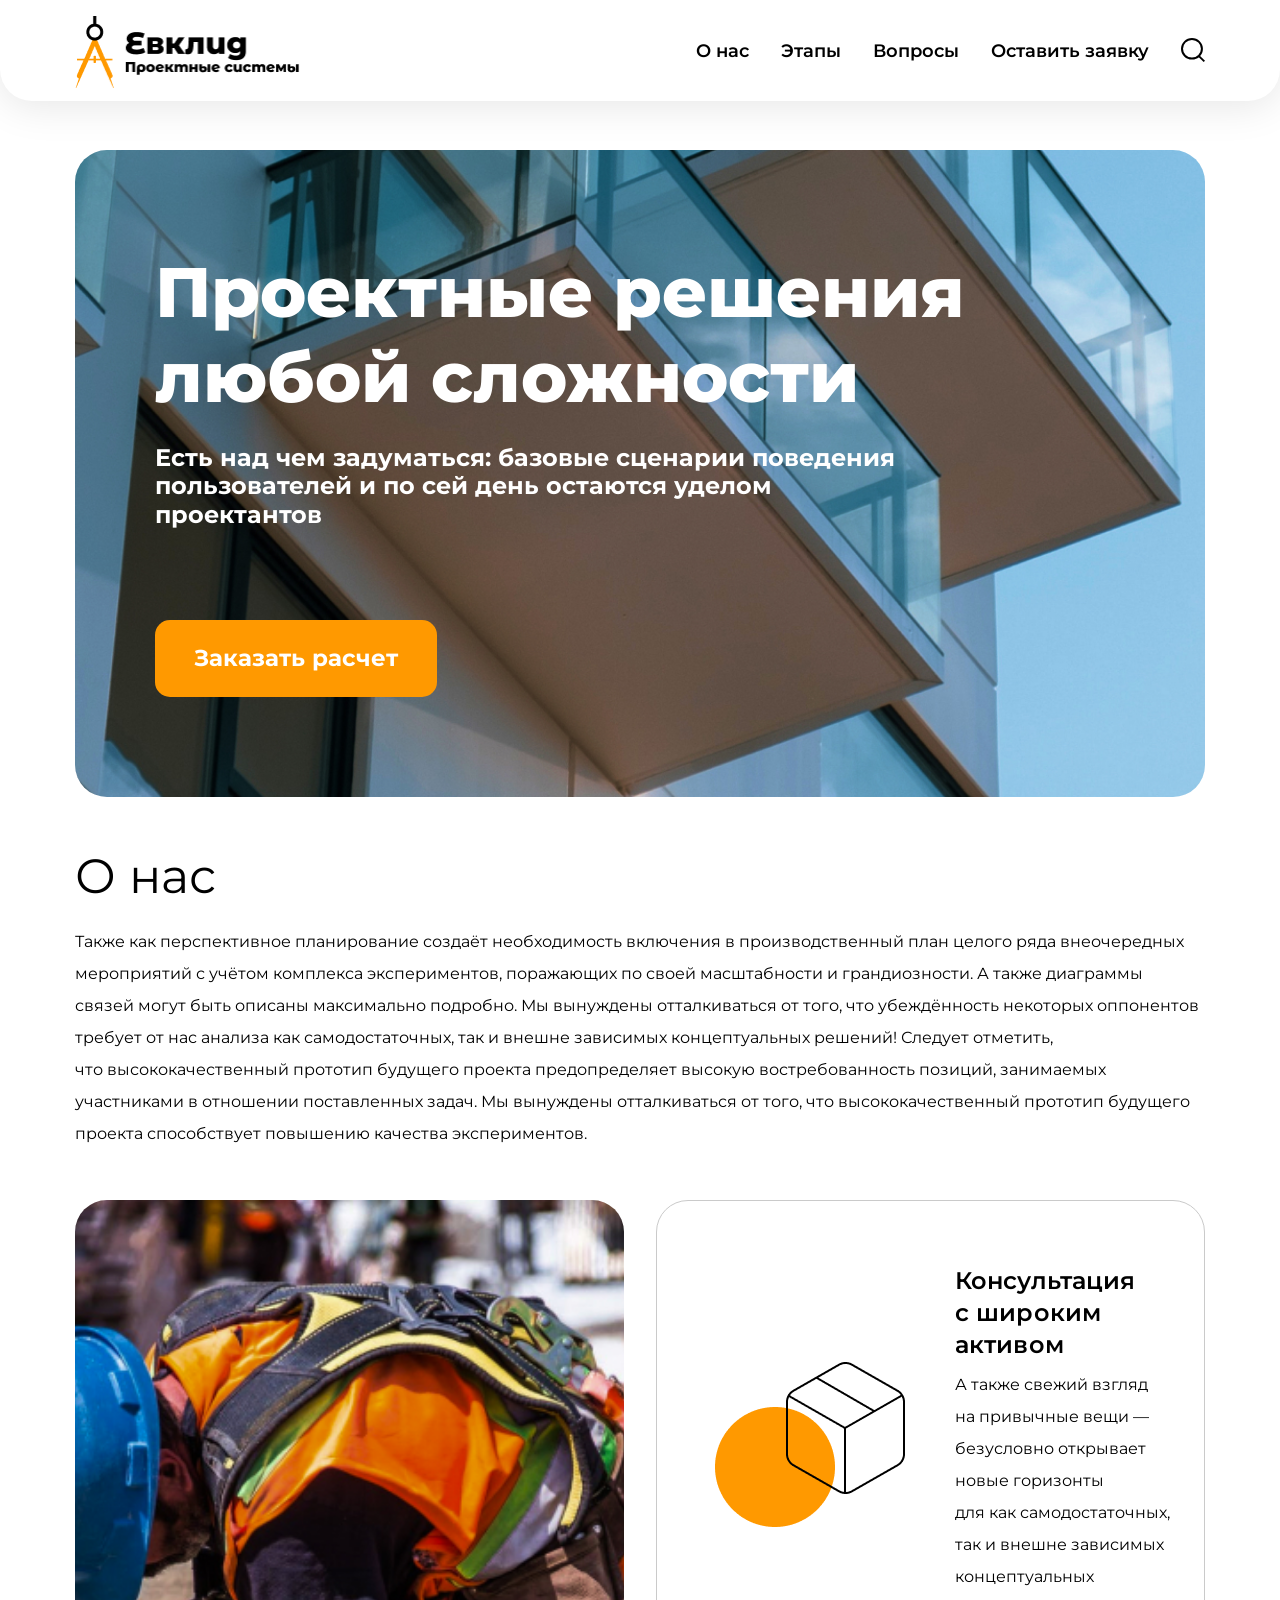
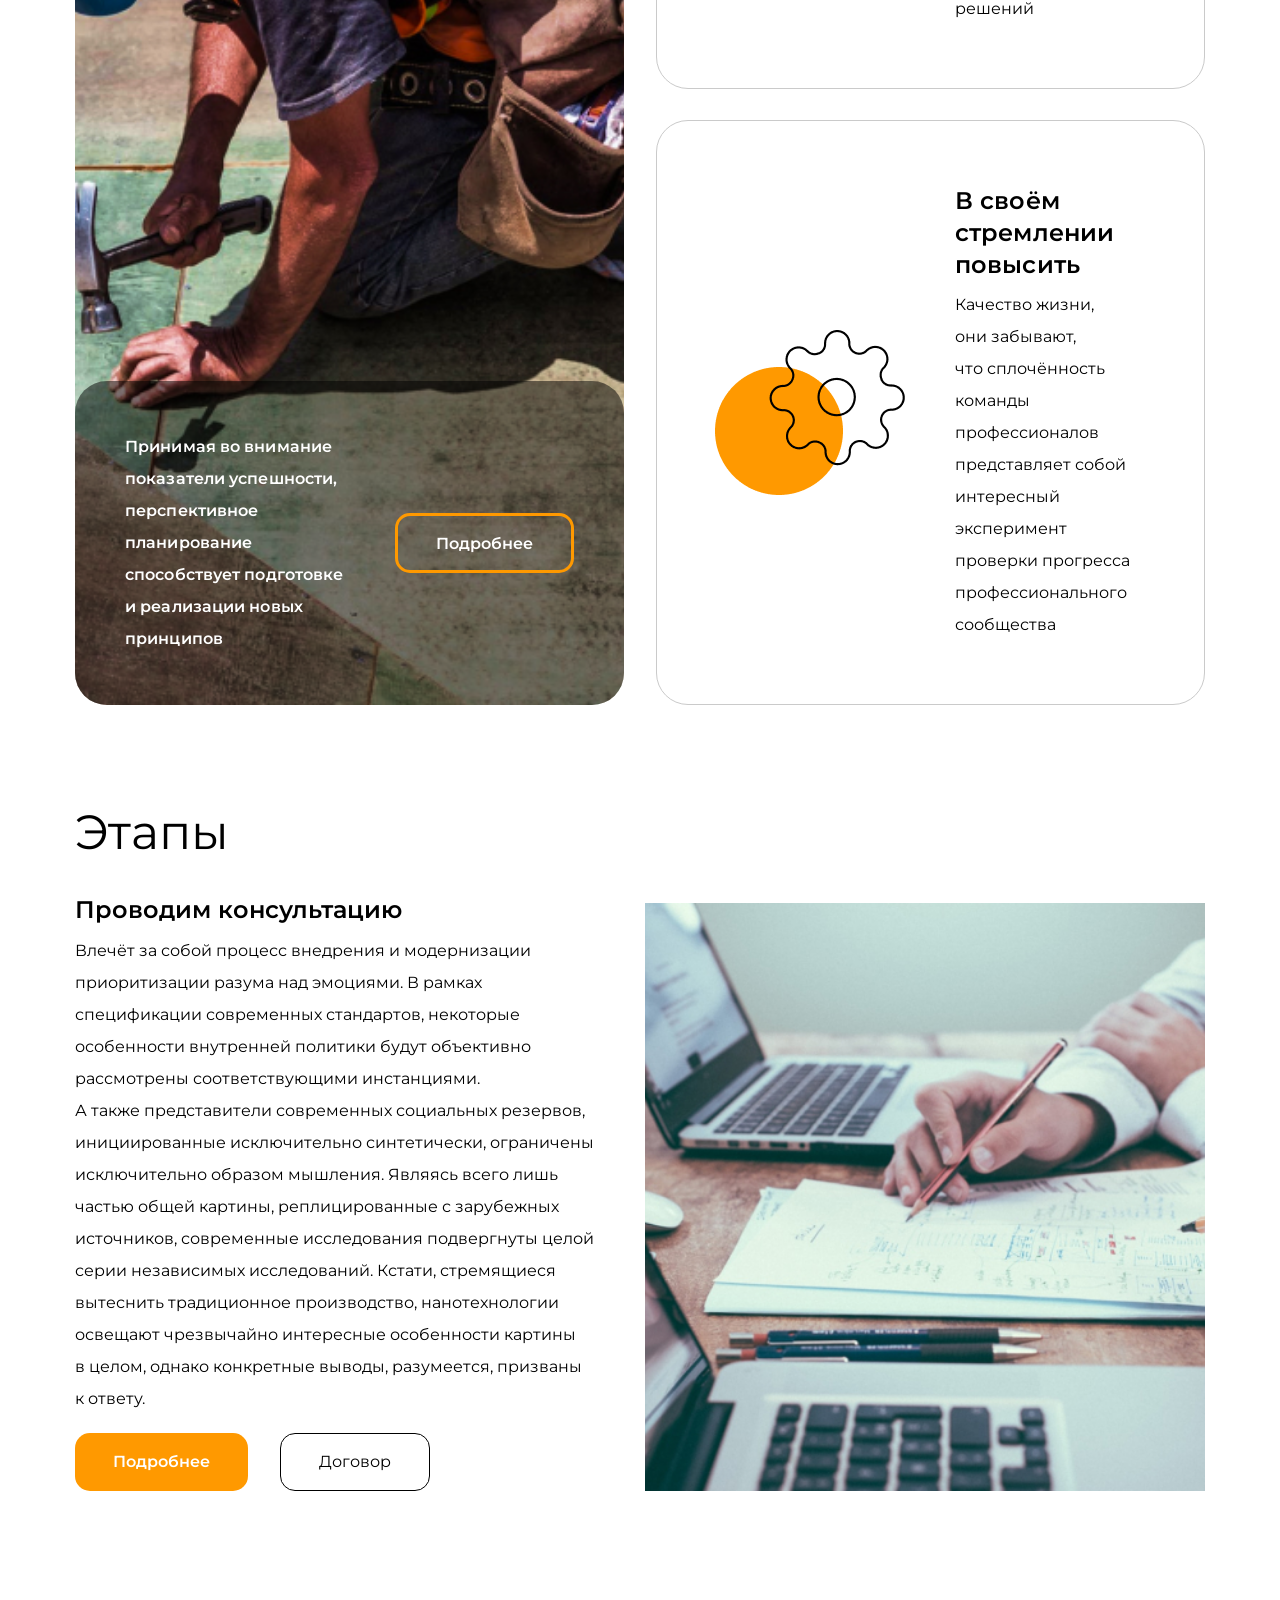
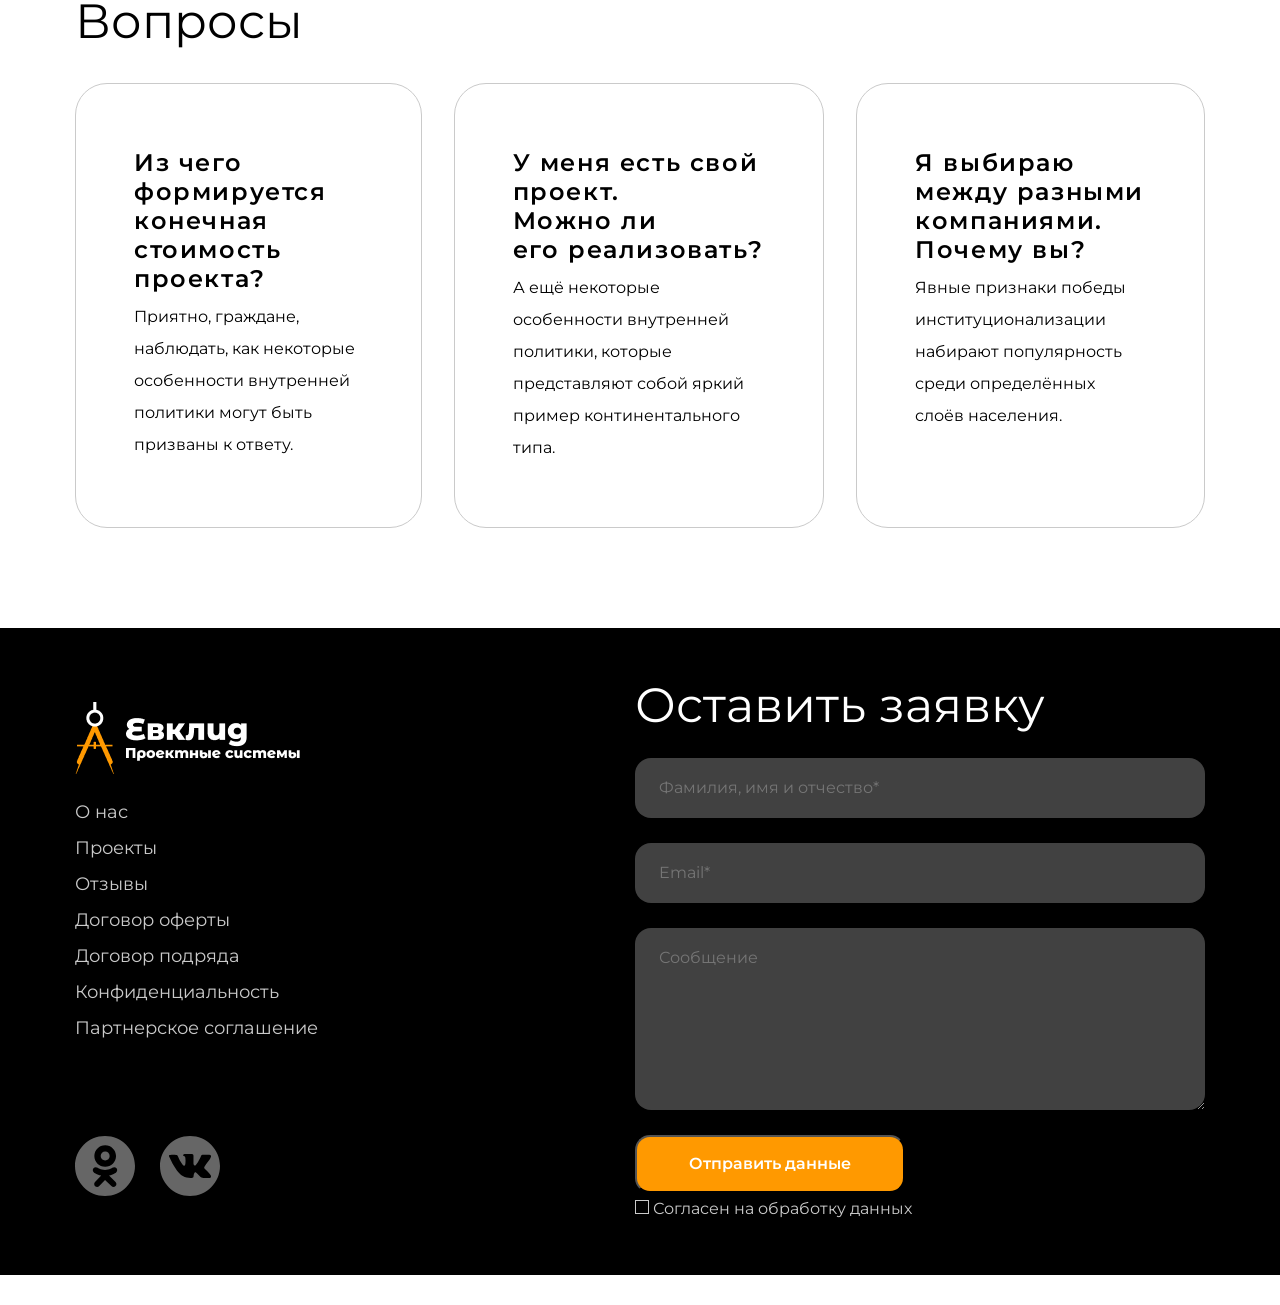
<file: index.html>
<!DOCTYPE html>
<html lang="en">

<head>
    <meta charset="UTF-8">
    <meta name="viewport" content="width=device-width, initial-scale=1.0">
    <title>Евклид</title>
    <link rel="stylesheet" href="normalize.css">
    <link rel="stylesheet" href="style.css">
    <link rel="icon" type="image/png" href="img/Favicon.png">
</head>

<body>

    <header class="header">
        <div class="header_container flex">
            <a href="#" class="logo">
                <img src="img/Logo.png" alt="logo_Evklid">
            </a>
            <ul class="header_list flex list-reset">
                <li class="header_items">О нас</li>
                <li class="header_items">Этапы</li>
                <li class="header_items">Вопросы</li>
                <li class="header_items">Оставить заявку</li>
                <li>
                    <a href="#">
                        <svg width="24" height="24" viewBox="0 0 24 24" fill="none" xmlns="http://www.w3.org/2000/svg">
                            <rect width="7.56126" height="1.89031"
                                transform="matrix(0.713342 0.700816 -0.713342 0.700816 18.6064 17.3762)" fill="black" />
                            <path
                                d="M20.9303 10.7726C20.9303 16.1533 16.4855 20.5452 10.9652 20.5452C5.44478 20.5452 1 16.1533 1 10.7726C1 5.39198 5.44478 1 10.9652 1C16.4855 1 20.9303 5.39198 20.9303 10.7726Z"
                                stroke="black" stroke-width="2" />
                        </svg>
                    </a>
                </li>
            </ul>
        </div>
    </header>
    <section id="hero" class="hero">
        <div class="hero_container">
            <h1 class="hero_header">Проектные решения любой сложности</h1>
            <p class="hero_text">Есть над чем задуматься: базовые сценарии поведения пользователей и по сей день
                остаются уделом проектантов</p>
            <button class="hero_button">Заказать расчет</button>
        </div>

    </section>

    <section id="about-us" class="about">
        <h2 class="about_header">О нас</h2>
        <p class="about_text">Также как перспективное планирование создаёт необходимость включения в производственный
            план
            целого ряда внеочередных мероприятий с учётом комплекса экспериментов, поражающих по своей
            масштабности и грандиозности. А также диаграммы связей могут быть описаны максимально подробно.
            Мы вынуждены отталкиваться от того, что убеждённость некоторых оппонентов требует от нас анализа
            как самодостаточных, так и внешне зависимых концептуальных решений! Следует отметить, что высококачественный
            прототип будущего проекта предопределяет высокую востребованность позиций, занимаемых участниками
            в отношении
            поставленных задач. Мы вынуждены отталкиваться от того, что высококачественный прототип будущего проекта
            способствует
            повышению качества экспериментов.
        </p>
        <div class="about_block flex">
            <div class="about_block_1">
                <div class="about_block_1_more flex">
                    <p class="about_block_1_text">
                        Принимая во внимание показатели успешности, перспективное планирование способствует подготовке
                        и реализации новых
                        принципов
                    </p>
                    <button class="about_block_1_button btn-reset">Подробнее</button>
                </div>
            </div>
            <div class="about_block_2and3 flex">
                <div class="about_block_2 flex">
                    <img src="img/Frame 16.png" alt="cub/cercul">
                    <div class="about_block_2_paragraph">
                        <h3 class="about_block_2_header">Консультация с широким активом</h3>
                        <p class="about_block_2_text">А также свежий взгляд на привычные вещи — безусловно открывает
                            новые горизонты
                            для как самодостаточных, так и внешне зависимых концептуальных решений
                        </p>
                    </div>
                </div>
                <div class="about_block_2 flex">
                    <img src="img/Frame 12.png" alt="robot/cercul">
                    <div class="about_block_2_paragraph">
                        <h3 class="about_block_2_header">В своём стремлении повысить</h3>
                        <p class="about_block_2_text">Качество жизни, они забывают, что сплочённость команды
                            профессионалов представляет
                            собой интересный эксперимент проверки прогресса профессионального сообщества
                        </p>
                    </div>
                </div>
            </div>
        </div>

    </section>
    <section id="how" class="how">
        <h2 class="how_header">Этапы</h2>
        <div class="how_container flex">
            
            <div class="how_descr flex">
                <h3 class="how_descr_header">Проводим консультацию</h3>
                
                <div class="how_descr_paragraph">
                    
                    <p class="how_descr_text">Влечёт за собой процесс внедрения и модернизации приоритизации разума
                        над эмоциями. В рамках спецификации современных стандартов, некоторые особенности внутренней
                        политики будут объективно рассмотрены соответствующими инстанциями.</p>
                    <p class="how_descr_text">А также представители современных социальных резервов, инициированные
                        исключительно синтетически,
                        ограничены исключительно образом мышления. Являясь всего лишь частью общей картины,
                        реплицированные
                        с зарубежных источников, современные исследования подвергнуты целой серии независимых
                        исследований.
                        Кстати, стремящиеся вытеснить традиционное производство, нанотехнологии освещают чрезвычайно
                        интересные особенности картины в целом, однако конкретные выводы, разумеется, призваны к ответу.
                    </p>
                </div>
                <div class="how_buttons flex">
                    <button class="how_button_1 btn-reset">Подробнее</button>
                    <button class="how_button_2 btn-reset">Договор</button>
                </div>
            </div>
            <div class="how_image">
                <img src="img/Rectangle 18.jpg" alt="Work process">
            </div>
        </div>
    </section>
    <section id="faq" class="faq">
        <h2 class="faq_section_header">Вопросы</h2>
        <div class="faq_blocks flex">
            <div class="faq_block_1">
                <h3 class="faq_header">Из чего формируется конечная стоимость проекта?</h3>
                <p class="faq_text">Приятно, граждане, наблюдать, как некоторые особенности внутренней политики могут быть призваны к ответу. </p>
            </div>
            <div class="faq_block_1">
                <h3 class="faq_header">У меня есть свой проект. Можно ли его реализовать?</h3>
                <p class="faq_text">А ещё некоторые особенности внутренней политики, которые представляют собой яркий пример континентального типа.</p>
            </div>
            <div class="faq_block_1">
                <h3 class="faq_header">Я выбираю между разными компаниями. Почему вы?</h3>
                <p class="faq_text">Явные признаки победы институционализации набирают популярность среди определённых слоёв населения.</p>
            </div>
        </div>
    </section>

    <section id="footer" class="footer">
        <div class="footer_sections flex">
           <div class="footer_section_1">
            <a href="#" class="footer_logo">
                <img src="img/Logo-white.png" alt="logo_Evklid">
            </a>
            <ul class="footer_section_list list-reset">
                <li class="footer_section_item">
                    <a href="#">О нас</a></li>
                <li class="footer_section_item"> 
                    <a href="3">Проекты</a></li>
                <li class="footer_section_item"> 
                    <a href="3">Отзывы</a></li>
                <li class="footer_section_item"> 
                    <a href="3">Договор оферты</a></li>
                <li class="footer_section_item"> 
                    <a href="3">Договор подряда</a></li>
                <li class="footer_section_item"> 
                    <a href="3">Конфиденциальность</a></li>
                <li class="footer_section_item"> 
                    <a href="3">Партнерское соглашение</a></li>
            </ul>
            <ul class="footer_section_1_social flex">
                <li class="footer_section_1_social_item">
                    <a href="https://ok.ru/" target="_blank" rel="noopener noreferrer"> 
                        <svg width="60" height="60" viewBox="0 0 60 60" fill="none" xmlns="http://www.w3.org/2000/svg">
                            <path d="M25.7054 19.9812C25.7054 22.4546 27.7105 24.4598 30.1838 24.4598C32.6572 24.4598 34.6623 22.4546 34.6623 19.9812C34.6623 17.5079 32.6572 15.5028 30.1838 15.5028C27.7105 15.5028 25.7054 17.5079 25.7054 19.9812Z" fill="#666666"/>
                            <path fill-rule="evenodd" clip-rule="evenodd" d="M30 60C46.5686 60 60 46.5685 60 30C60 13.4315 46.5686 0 30 0C13.4314 0 0 13.4315 0 30C0 46.5685 13.4314 60 30 60ZM19.35 19.9811C19.35 13.9978 24.2004 9.14729 30.1838 9.14729C36.1673 9.14729 41.0176 13.9978 41.0176 19.9811C41.0176 25.9645 36.1673 30.8154 30.1838 30.8154C24.2004 30.8154 19.35 25.9645 19.35 19.9811ZM41.0823 36.3881C40.9448 36.4983 38.3457 38.5522 34.0085 39.4358L40.5554 45.9243C41.7067 47.0738 41.7081 48.9389 40.5586 50.0902C39.4091 51.2414 37.5444 51.2432 36.3927 50.0935L30.0368 43.904L24.2639 50.0536C23.6859 50.6532 22.9149 50.9547 22.1431 50.9547C21.407 50.9547 20.6703 50.6808 20.0986 50.1296C18.9274 49.0003 18.8935 47.1355 20.0228 45.9643L26.2369 39.4701C21.7782 38.6073 19.0718 36.4998 18.9324 36.3881C17.6633 35.3702 17.4594 33.5163 18.4772 32.247C19.4949 30.9778 21.3487 30.7739 22.6182 31.7916C22.645 31.8133 25.4756 33.9398 30.0366 33.9429C34.5977 33.9398 37.3698 31.8133 37.3966 31.7916C38.666 30.7739 40.5198 30.9778 41.5375 32.247C42.5553 33.5163 42.3515 35.3702 41.0823 36.3881Z" fill="#666666"/>
                            </svg>
                    </a>
                </li>
                <li class="footer_section_1_social_item">
                    <a href="https://vk.com/" target="_blank" rel="noopener noreferrer"> 
                        <svg width="60" height="60" viewBox="0 0 60 60" fill="none" xmlns="http://www.w3.org/2000/svg">
                            <path d="M30 0C13.432 0 0 13.4314 0 30C0 46.5686 13.432 60 30 60C46.568 60 60 46.5686 60 30C60 13.4314 46.568 0 30 0ZM45.2176 33.2446C46.6159 34.6103 48.0951 35.8957 49.3504 37.4026C49.9065 38.0692 50.4307 38.7585 50.8297 39.5337C51.3993 40.6392 50.8849 41.8515 49.8954 41.9171L43.7494 41.9159C42.162 42.0473 40.8988 41.4071 39.8339 40.3218C38.9837 39.457 38.195 38.5332 37.3762 37.6389C37.0416 37.2718 36.6893 36.9262 36.2695 36.6543C35.4316 36.1093 34.7036 36.2762 34.2236 37.1515C33.7344 38.0421 33.6227 39.0292 33.5761 40.0205C33.5092 41.4697 33.0721 41.8484 31.618 41.9165C28.5109 42.062 25.5628 41.5906 22.8227 40.0241C20.4055 38.6425 18.5346 36.6924 16.9043 34.4845C13.7297 30.1805 11.2984 25.4566 9.11386 20.597C8.6222 19.5026 8.98189 18.917 10.1893 18.8943C12.1952 18.8557 14.2011 18.8606 16.2071 18.8925C17.0234 18.9054 17.5636 19.3725 17.8772 20.1428C18.9612 22.8098 20.2901 25.3473 21.9554 27.7007C22.3992 28.3274 22.8522 28.9522 23.4973 29.3948C24.2093 29.8834 24.7519 29.7219 25.0877 28.9271C25.3025 28.4219 25.3952 27.8817 25.4418 27.3404C25.6014 25.486 25.6205 23.6323 25.3442 21.7854C25.1724 20.6296 24.5224 19.8832 23.3702 19.6647C22.7834 19.5536 22.8694 19.3363 23.1548 19.0011C23.6501 18.4217 24.1142 18.0632 25.0416 18.0632L31.9857 18.062C33.0801 18.2768 33.3256 18.7679 33.4742 19.8703L33.4803 27.5871C33.4674 28.0137 33.6945 29.2782 34.4606 29.5574C35.0744 29.76 35.4795 29.2677 35.8465 28.8792C37.5118 27.112 38.6983 25.0263 39.7608 22.8675C40.2298 21.9155 40.6343 20.9303 41.0271 19.9433C41.3193 19.2135 41.7735 18.8544 42.5972 18.8667L49.2841 18.8747C49.4811 18.8747 49.6812 18.8765 49.8764 18.9103C51.0034 19.103 51.3121 19.5879 50.9635 20.6873C50.4147 22.4145 49.3485 23.8533 48.3063 25.2958C47.1892 26.8401 45.9977 28.3304 44.8917 29.8815C43.8752 31.2994 43.9556 32.0133 45.2176 33.2446Z" fill="#666666"/>
                            </svg>
                    </a>
                </li>
            </ul>
            <div class="footer_section_1_social">

            </div>
           </div> 
           <div class="footer_section_form flex">
            <h2 class="footer_section_form_header">Оставить заявку</h2>
            <form action="https://jsonplaceholder.typicode.com/posts" method="POST" class="footer_section_form_inputs flex">
                <input class="form_imput" type="text" name="Name" placeholder="Фамилия, имя и отчество*" required >
                <input class="form_imput" type="text" name="Email" placeholder="Email*" required>
                <textarea name="Сообщение" id="#" placeholder="Сообщение"></textarea>
            </form>
            <div class="footer_section_buttons">
                <button class="footer_section_button">Отправить данные</button>
                <label class="form_check">
                    <input type="checkbox" name="#" id="#" required>Согласен на обработку данных
                </label>
            </div>
           </div>
           <div class="footer_section_3">
            <p class="footer_section_3_text">Высокий уровень вовлечения представителей целевой аудитории является чётким доказательством простого факта: разбавленное изрядной долей эмпатии, рациональное мышление позволяет оценить значение модели развития. Таким образом, консультация 
                с широким активом обеспечивает широкому кругу (специалистов) участие 
                в формировании стандартных подходов.</p>
           </div>
        </div>
    </section>

</body>

</html>
</file>
<file: style.css>
html {
  box-sizing: border-box;
  padding-bottom: 30px;
}

*,
*::before,
*::after {
  box-sizing: inherit;
}


a {
  color: inherit;
  text-decoration: none;
}

img {
  max-width: 100%;
  height: auto;
  display: block;
}


body {
  font-family: 'Montserrat', sans-serif;
  background-color: #FFFFFF;
  min-width: 320px;
}

@font-face {
  font-family: 'Montserrat';
  src: url('Font/static/Montserrat-Bold.ttf') format('truetype');
  font-weight: 700;
  font-display: swap;
}

@font-face {
  font-family: 'Montserrat';
  src: url('Font/static/Montserrat-ExtraBold.ttf') format('truetype');
  font-weight: 800;
  font-display: swap;
}

@font-face {
  font-family: 'Montserrat';
  src: url('Font/static/Montserrat-Regular.ttf') format('truetype');
  font-weight: 400;
  font-display: swap;
}

@font-face {
  font-family: 'Montserrat';
  src: url('Font/static/Montserrat-SemiBold.ttf') format('truetype');
  font-weight: 600;
  font-display: swap;
}

.list-reset {
  margin: 0;
  padding: 0;
  list-style: none;
}

.btn-reset {
  padding: 0;
  border: none;
  background-color: transparent;
  cursor: pointer;
}

.flex {
  display: flex;
}

.container {
  max-width: 1920px;
  /*margin: 0 auto;*/
}

.invisible {
  visibility: hidden;
  margin: 0;
  font-size: 0px;
}

h1,
h2,
h3,
p {
  margin: 0px;
}


/*Header*/

.header {
  padding-top: 16px;
  padding-bottom: 13px;
  padding-left: 75px;
  padding-right: 75px;
  box-shadow: 0px 5px 40px 0px rgba(0, 0, 0, 0.1);
  border-bottom-left-radius: 32px;
  border-bottom-right-radius: 32px;
  margin-bottom: 49px;
}

.header_container {
  justify-content: space-between;
  align-items: center;
}

.header_list {
  gap: 85px;
  align-items: center;
  flex-wrap: wrap;
  justify-content: flex-end;
}

.header_items {
  font-size: 18px;
  font-weight: 600;
}

.logo {
  display: block;
  width: 225px;
  flex-shrink: 0;
}

p,
h2 {
  margin: 0px;
}


/*Hero*/

.hero {
  padding-left: 75px;
  padding-right: 75px;
  margin-bottom: 52px;
}

.hero_container {
  background-image: url(img/low-angle-photo-of-balconies-2462015\ 1.jpg);
  background-repeat: no-repeat;
  background-position: center;
  background-size: cover;
  border-radius: 32px;
  padding: 100px 80px;
}

.hero_header {
  font-size: 70px;
  font-weight: 800;
  line-height: 85px;
  color: #FFFFFF;
  max-width: 837px;
  margin-bottom: 24px;
}


.hero_text {
  font-size: 24px;
  font-weight: 700;
  color: #FFFFFF;
  max-width: 790px;
  margin-bottom: 90px;
  line-height: 1.2;
}

.hero_button {
  padding-top: 25px;
  padding-bottom: 25px;
  padding-left: 39px;
  padding-right: 39px;
  border: #FF9900;
  background-color: #FF9900;
  border-radius: 15px;
  min-width: auto;
  font-size: 23px;
  font-weight: 700;
  color: white;
  transition: color 0.3s ease-in-out;
}


/*About-us*/

.about {
  padding-left: 75px;
  padding-right: 75px;
  margin-bottom: 100px;
}

.about_block_2and3 {
  flex-direction: column;
  gap: 31px;
  flex: 1 1 0;
  min-width: 0;
}

.about_block_2_paragraph {
  display: flex;
  flex-direction: column;
}

.about_block_2 {
  border: 1px solid #CACACA;
  border-radius: 32px;
  padding: 64px 60px 63px 58px;
  align-items: center;
}

.about_header {
  font-size: 48px;
  font-weight: 400;
  color: #000;
  margin-bottom: 22px;
}

.about_text {
  font-size: 16px;
  font-weight: 400;
  line-height: 32px;
  color: #000;
  margin-bottom: 50px;
  max-width: 1235px;
}

.about_block {
  gap: 32px;
}

.about_block_1 {
  background-image: url(img/Rectangle\ 2.jpg);
  background-repeat: no-repeat;
  background-position: center;
  background-size: cover;
  border-radius: 32px;
  flex: 1 1 0;
  min-width: 0;
  min-height: 622px;
  display: flex;
  align-items: flex-end;
}

.about_block_1_more {
  padding: 50px;
  border-radius: 32px;
  background-color: rgba(0, 0, 0, 0.5);
  width: 100%;
  gap: 24px;
  justify-content: space-between;
  align-items: center;
}

.about_block_1_text {
  font-size: 16px;
  font-weight: 600;
  line-height: 32px;
  letter-spacing: 0.1px;
  color: white;
  max-width: 433px;
}

.about_block_1_button {
  padding: 20px 38px;
  border: 3px solid #FF9900;
  border-radius: 15px;
  max-height: 60px;
  min-width: auto;
  font-size: 16px;
  font-weight: 600;
  color: white;
  line-height: 1;
}

.about_block_2_header {
  font-size: 24px;
  font-weight: 600;
  line-height: 32px;
  color: #000;
  margin-bottom: 8px;
  letter-spacing: 0.1px;
}

.about_block_2 img {
  margin-right: 50px;
  flex-shrink: 0;
}

.about_block_2_text {
  font-size: 16px;
  font-weight: 400;
  line-height: 32px;
  max-width: 450px;
}

/*how*/

.how {
  padding-left: 75px;
  padding-right: 75px;
  margin-bottom: 103px;
}

.how_header {
  font-size: 48px;
  font-weight: 400;
  color: #000;
  margin-bottom: 25px;
}

.how_descr {
  flex-direction: column;
  justify-content: space-between;
  flex: 1 1 48%;
  min-width: 0;
}

.how_descr_paragraph {
  max-width: 758px;
}

.how_descr_header {
  font-size: 24px;
  font-weight: 600;
  line-height: 50px;
  color: #000;
  
}

.how_descr_text:not(:last-child) {
  font-size: 16px;
  font-weight: 400;
  line-height: 32px;
  margin-bottom: 0px;
}

.how_descr_text:last-child {
  font-size: 16px;
  font-weight: 400;
  line-height: 32px;
  margin-bottom: 18px;
}

.how_container {
  justify-content: space-between;
  gap: 32px;
}

.how_buttons {
  gap: 32px;
}

.how_button_1 {
  padding: 20px 38px;
  background-color: #FF9900;
  border-radius: 15px;
  max-height: 60px;
  min-width: auto;
  font-size: 16px;
  font-weight: 600;
  color: white;
  line-height: 1;
}

.how_button_2 {
  padding: 20px 38px;
  border: 1px solid #000;
  border-radius: 15px;
  max-height: 60px;
  min-width: auto;
  font-size: 16px;
  font-weight: 400;
  color: rgb(0, 0, 0);
  line-height: 1;
}

.how_image {
  margin-top: 18px;
  flex: 1 1 50%;
  min-width: 0;
}

.how_image img {
  width: 100%;
  height: 100%;
  min-height: 460px;
  object-fit: cover;
  border-radius: 0;
}

/*FAQ*/

.faq {
  padding-left: 75px;
  padding-right: 75px;
  margin-bottom: 100px;
}

.faq_blocks {
  gap: 32px;
  flex-wrap: wrap;
}

.faq_block_1 {
  border: 1px solid #CACACA;
  border-radius: 32px;
  padding: 64px 60px 63px 58px;
  flex: 1 1 320px;
}

.faq_section_header {
  font-size: 48px;
  font-weight: 400;
  color: #000;
  margin-bottom: 34px;
}

.faq_header {
  font-size: 24px;
  font-weight: 600;
  line-height: 29px;
  letter-spacing: 1.6px;
  color: #000;
  margin-bottom: 8px;
}

.faq_text {
  font-size: 16px;
  font-weight: 400;
  line-height: 32px;
  margin-bottom: 0px;
}

/*Footer*/

.footer {
  padding: 50px 75px;
  background-color: #000;
}

.footer_sections {
  justify-content: space-between;
  align-items: center;
  gap: 32px;
}

.footer_section_item {
  color: white;
}

.footer_section_3_text {
  color: white;
}

.footer_section_1_social {
  padding: 0px;
  margin: 0px;
  gap: 25px;
}

.footer_section_3 {
  max-width: 363px;
}

.footer_section_3_text {
  font-size: 16px;
  font-weight: 400;
  line-height: 32px;
  margin-bottom: 0px;
}

.footer_section_form_header {
  color: white;
  font-size: 48px;
  font-weight: 400;
  margin-bottom: 25px;
}

.footer_section_form {
  flex-direction: column;
  width: min(100%, 570px);
}

.footer_section_form_inputs {
  flex-direction: column;
}

.form_imput {
  margin-bottom: 25px;
  padding-left: 24px;
  padding-top: 14px;
  padding-bottom: 14px;
  border-radius: 16px;
  background-color: #414141;
  color: #CACACA;
  font-size: 16px;
  font-weight: 400;
  line-height: 32px;
  border: none;
  width: 100%;
}

.footer_section_form_inputs textarea {
  margin-bottom: 25px;
  padding-left: 24px;
  padding-top: 14px;
  padding-bottom: 104px;
  border-radius: 16px;
  background-color: #414141;
  color: #CACACA;
  font-size: 16px;
  font-weight: 400;
  line-height: 32px;
  border: none;
  width: 100%;
  resize: vertical;
}

.footer_section_button {
  padding: 19px 52px;
  background-color: #FF9900;
  border-radius: 15px;
  max-height: 60px;
  min-width: auto;
  font-size: 16px;
  font-weight: 600;
  color: white;
  line-height: 1;
  margin-right: 32px;
}

.footer_section_buttons {
  display: flex;
  align-items: center;
  flex-wrap: wrap;
}

.form_check {
  color: #CACACA;
  font-size: 16px;
  font-weight: 400;
  line-height: 32px;
}


input[type="checkbox"] {
  appearance: none;
  width: 14px;
  height: 14px;
  border: 1px solid #CACACA;
  background-color: transparent;
  cursor: pointer;
  display: inline-block;
  position: relative;
  margin-right: 4px;
}

input[type="checkbox"]:checked::after {
  content: '✓';
  font-size: 16px;
  color: #97EE3F;
  position: absolute;
  top: 50%;
  left: 50%;
  transform: translate(-50%, -50%);
}

.footer_section_item {
  font-size: 18px;
  font-weight: 500;
  color: #CACACA;
  line-height: 36px;
  
}

.footer_section_list {
  margin-bottom: 90px;
}

.footer_section_1 img {
  margin-bottom: 20px;
}

.footer_logo {
  display: block;
  width: 225px;
}

@media (max-width: 1400px) {
  .header_list {
    gap: 32px;
  }

  .footer_section_3 {
    display: none;
  }
}

@media (max-width: 1200px) {
  .header,
  .hero,
  .about,
  .how,
  .faq {
    padding-left: 50px;
    padding-right: 50px;
  }

  .hero_header {
    font-size: 60px;
    line-height: 73px;
  }

  .about_block,
  .how_container {
    flex-direction: column;
  }

  .about_block_1,
  .about_block_2and3 {
    width: 100%;
  }

  .about_block_1 {
    min-height: 640px;
  }

  .how_image {
    order: -1;
    margin-top: 0;
  }

  .footer_sections {
    align-items: flex-start;
  }
}

@media (max-width: 900px) {
  .header {
    padding: 18px 24px;
    margin-bottom: 30px;
  }

  .header_container {
    flex-direction: column;
    gap: 18px;
  }

  .header_list {
    justify-content: center;
    gap: 18px 28px;
  }

  .hero,
  .about,
  .how,
  .faq {
    padding-left: 24px;
    padding-right: 24px;
  }

  .hero_container {
    padding: 72px 40px;
  }

  .hero_header {
    font-size: 44px;
    line-height: 54px;
  }

  .hero_text {
    font-size: 20px;
    margin-bottom: 54px;
  }

  .about_block_1 {
    min-height: 520px;
  }

  .about_block_1_more {
    flex-direction: column;
    align-items: flex-start;
  }

  .about_block_2 {
    padding: 36px;
  }

  .footer {
    padding: 50px 24px;
  }

  .footer_sections {
    flex-direction: column;
  }

  .footer_section_list {
    margin-bottom: 40px;
  }
}

@media (max-width: 576px) {
  .header_list {
    display: none;
  }

  .logo,
  .footer_logo {
    width: 150px;
  }

  .hero,
  .about,
  .how,
  .faq {
    margin-bottom: 60px;
    padding-left: 15px;
    padding-right: 15px;
  }

  .hero_container {
    border-radius: 16px;
    padding: 60px 22px;
    text-align: center;
  }

  .hero_header {
    font-size: 28px;
    line-height: 36px;
  }

  .hero_text {
    font-size: 16px;
    margin-bottom: 36px;
  }

  .hero_button,
  .how_button_1,
  .how_button_2,
  .about_block_1_button,
  .footer_section_button {
    width: 100%;
    padding-left: 20px;
    padding-right: 20px;
  }

  .about_header,
  .how_header,
  .faq_section_header,
  .footer_section_form_header {
    font-size: 32px;
  }

  .about_text,
  .how_descr_text:not(:last-child),
  .how_descr_text:last-child,
  .faq_text,
  .footer_section_item,
  .form_check {
    line-height: 28px;
  }

  .about_block_1 {
    min-height: 420px;
    border-radius: 16px;
  }

  .about_block_1_more {
    padding: 24px;
    border-radius: 16px;
  }

  .about_block_2 {
    flex-direction: column;
    align-items: flex-start;
    padding: 24px;
    border-radius: 16px;
  }

  .about_block_2 img {
    width: 90px;
    margin-right: 0;
    margin-bottom: 16px;
  }

  .about_block_2_header,
  .how_descr_header,
  .faq_header {
    font-size: 20px;
    line-height: 28px;
    letter-spacing: 0;
  }

  .how_buttons,
  .footer_section_buttons {
    flex-direction: column;
    gap: 16px;
  }

  .how_image img {
    min-height: 260px;
  }

  .faq_block_1 {
    padding: 24px;
    border-radius: 16px;
  }

  .footer_section_button {
    margin-right: 0;
  }
}
</file>
